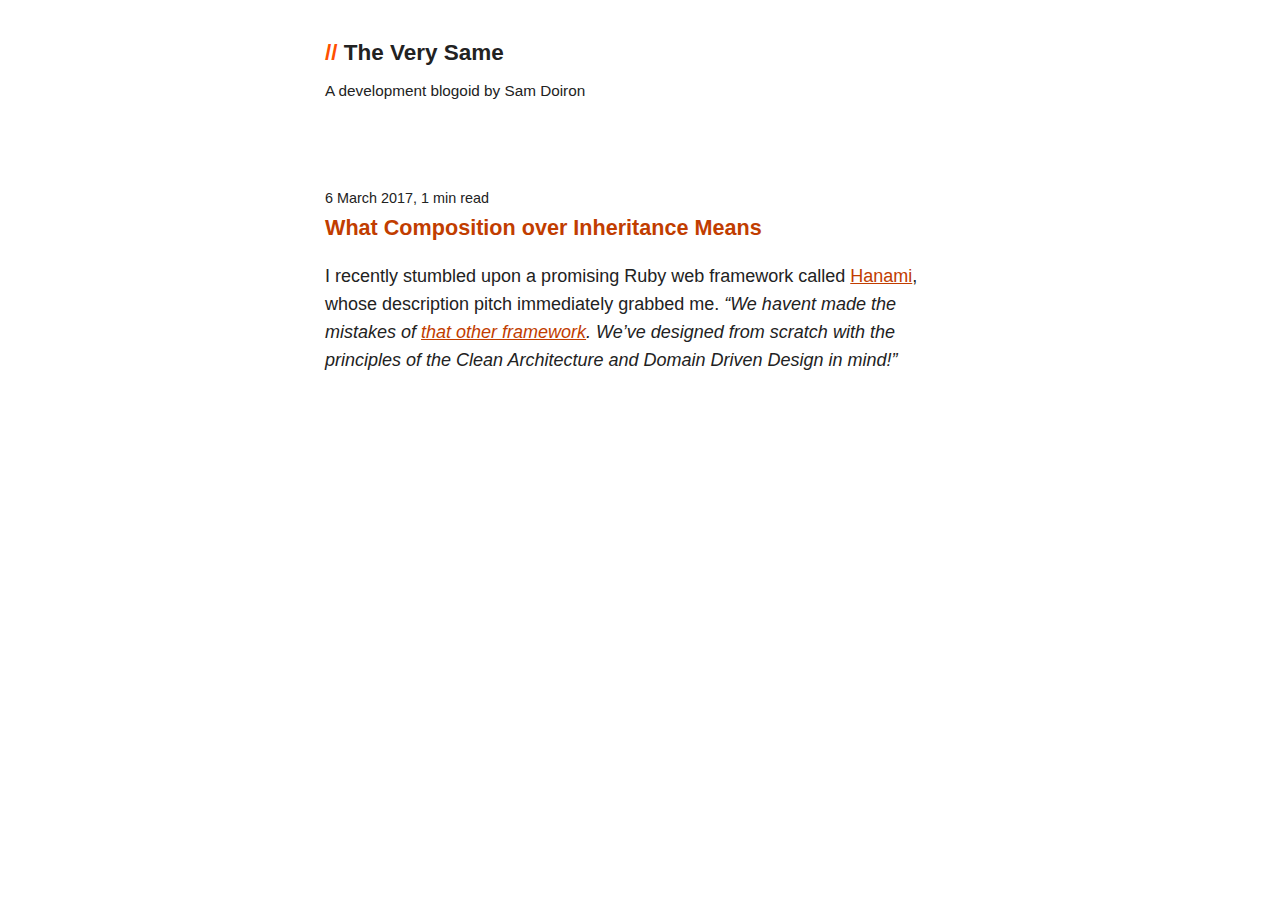
<file: index.html>
<!doctype html>
<html class="no-js" lang="">
    <head>
	<meta name="generator" content="Hugo 0.42.2" />
        <meta charset="utf-8">
        <meta http-equiv="x-ua-compatible" content="ie=edge">
        <title>The Very Same</title>
        <meta name="description" content="A technology blogoid">
        <meta name="author" content="Samuel Doiron">
        <meta name="viewport" content="width=device-width, initial-scale=1">
        <meta name="theme-color" content="#ff5000">
        <link rel="stylesheet" href="/all.230d97336495096b7c8a41efab6cf2e1.css">
    </head>
    <body>

    <header>
        <h1 class="site-name"><a href="/"><span class="slashes">//</span> The Very Same</a></h1>
        <div class="subtitle">A development blogoid by Sam Doiron</div>
    </header>

<div class="articles">
    
    <article>
        <div class="meta">
    <span class="date">6 March 2017</span>,
    <span class="words">1 min read</span>
</div>
        <h1 class="title"><a href="/post/hello-world/">What Composition over Inheritance Means</a></h1>
        <p>I recently stumbled upon a promising Ruby web framework called <a href="#">Hanami</a>, whose
description pitch immediately grabbed me. <em>&ldquo;We havent made the mistakes
of <a href="#">that other framework</a>. We&rsquo;ve designed from scratch with the principles of
the Clean Architecture and Domain Driven Design in mind!&rdquo;</em></p>

<p></p>
    </article>
    
</div>
    <script src="/all.cadc5612ddd4da73b10ddc3a6c375d24.js" async data-no-instant></script>
    </body>
</html>
</file>
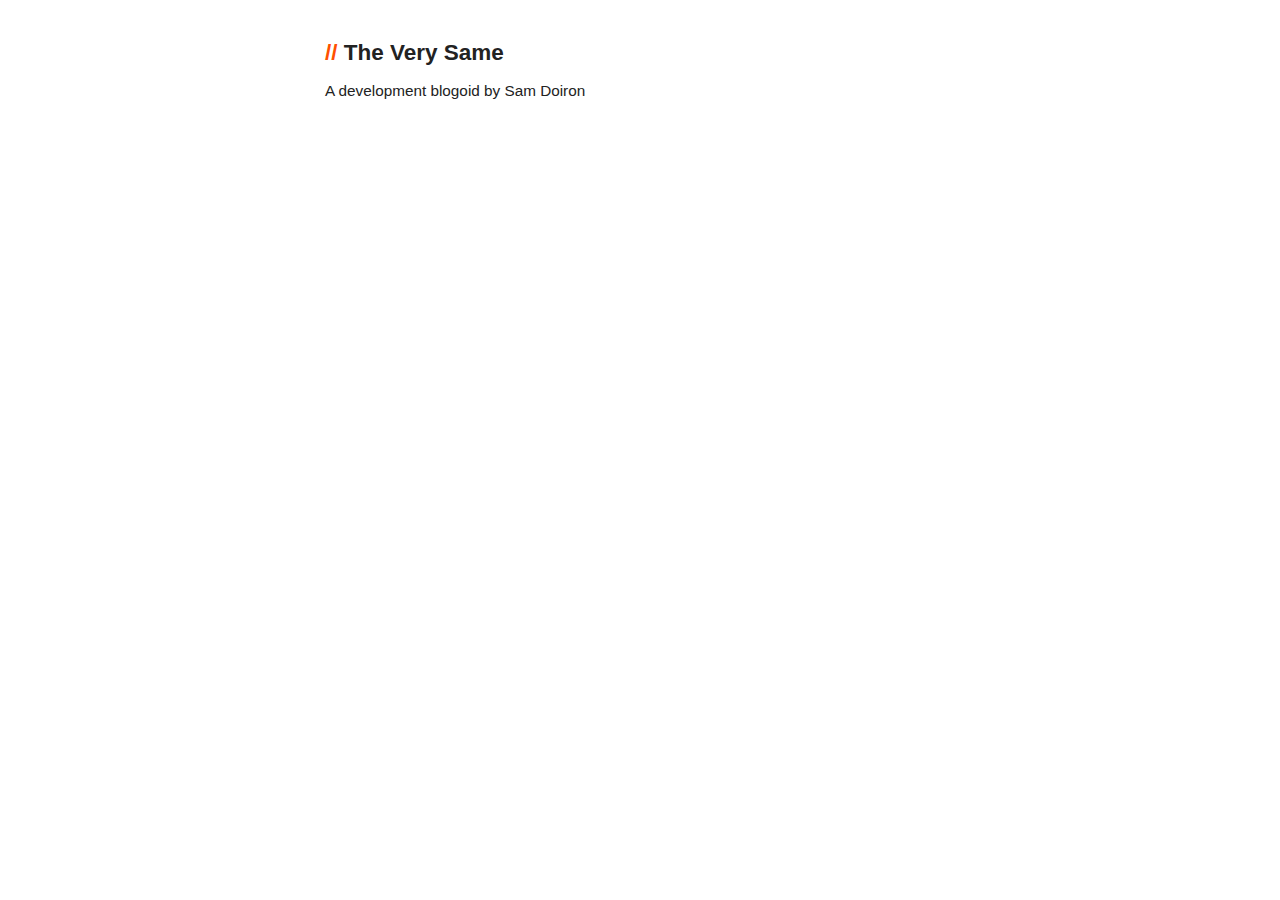
<file: categories/index.html>
<!doctype html>
<html class="no-js" lang="">
    <head>
        <meta charset="utf-8">
        <meta http-equiv="x-ua-compatible" content="ie=edge">
        <title>The Very Same</title>
        <meta name="description" content="A technology blogoid">
        <meta name="author" content="Samuel Doiron">
        <meta name="viewport" content="width=device-width, initial-scale=1">
        <meta name="theme-color" content="#ff5000">
        <link rel="stylesheet" href="/all.230d97336495096b7c8a41efab6cf2e1.css">
    </head>
    <body>

    <header>
        <h1 class="site-name"><a href="/"><span class="slashes">//</span> The Very Same</a></h1>
        <div class="subtitle">A development blogoid by Sam Doiron</div>
    </header>

<div class="articles">
    
</div>
    <script src="/all.cadc5612ddd4da73b10ddc3a6c375d24.js" async data-no-instant></script>
    </body>
</html>
</file>
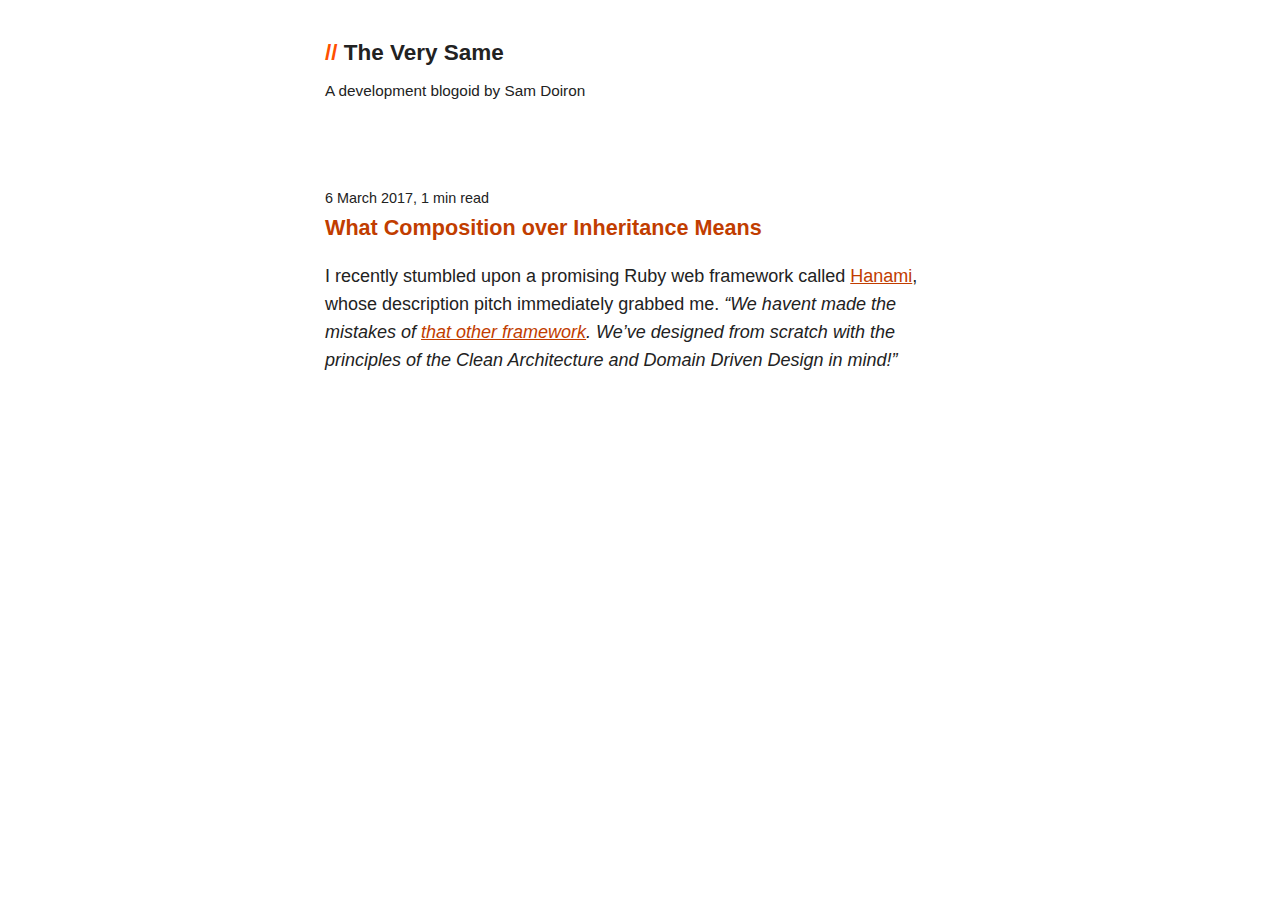
<file: post/index.html>
<!doctype html>
<html class="no-js" lang="">
    <head>
        <meta charset="utf-8">
        <meta http-equiv="x-ua-compatible" content="ie=edge">
        <title>The Very Same</title>
        <meta name="description" content="A technology blogoid">
        <meta name="author" content="Samuel Doiron">
        <meta name="viewport" content="width=device-width, initial-scale=1">
        <meta name="theme-color" content="#ff5000">
        <link rel="stylesheet" href="/all.230d97336495096b7c8a41efab6cf2e1.css">
    </head>
    <body>

    <header>
        <h1 class="site-name"><a href="/"><span class="slashes">//</span> The Very Same</a></h1>
        <div class="subtitle">A development blogoid by Sam Doiron</div>
    </header>

<div class="articles">
    
    <article>
        <div class="meta">
    <span class="date">6 March 2017</span>,
    <span class="words">1 min read</span>
</div>
        <h1 class="title"><a href="/post/hello-world/">What Composition over Inheritance Means</a></h1>
        <p>I recently stumbled upon a promising Ruby web framework called <a href="#">Hanami</a>, whose
description pitch immediately grabbed me. <em>&ldquo;We havent made the mistakes
of <a href="#">that other framework</a>. We&rsquo;ve designed from scratch with the principles of
the Clean Architecture and Domain Driven Design in mind!&rdquo;</em></p>

<p></p>
    </article>
    
</div>
    <script src="/all.cadc5612ddd4da73b10ddc3a6c375d24.js" async data-no-instant></script>
    </body>
</html>
</file>
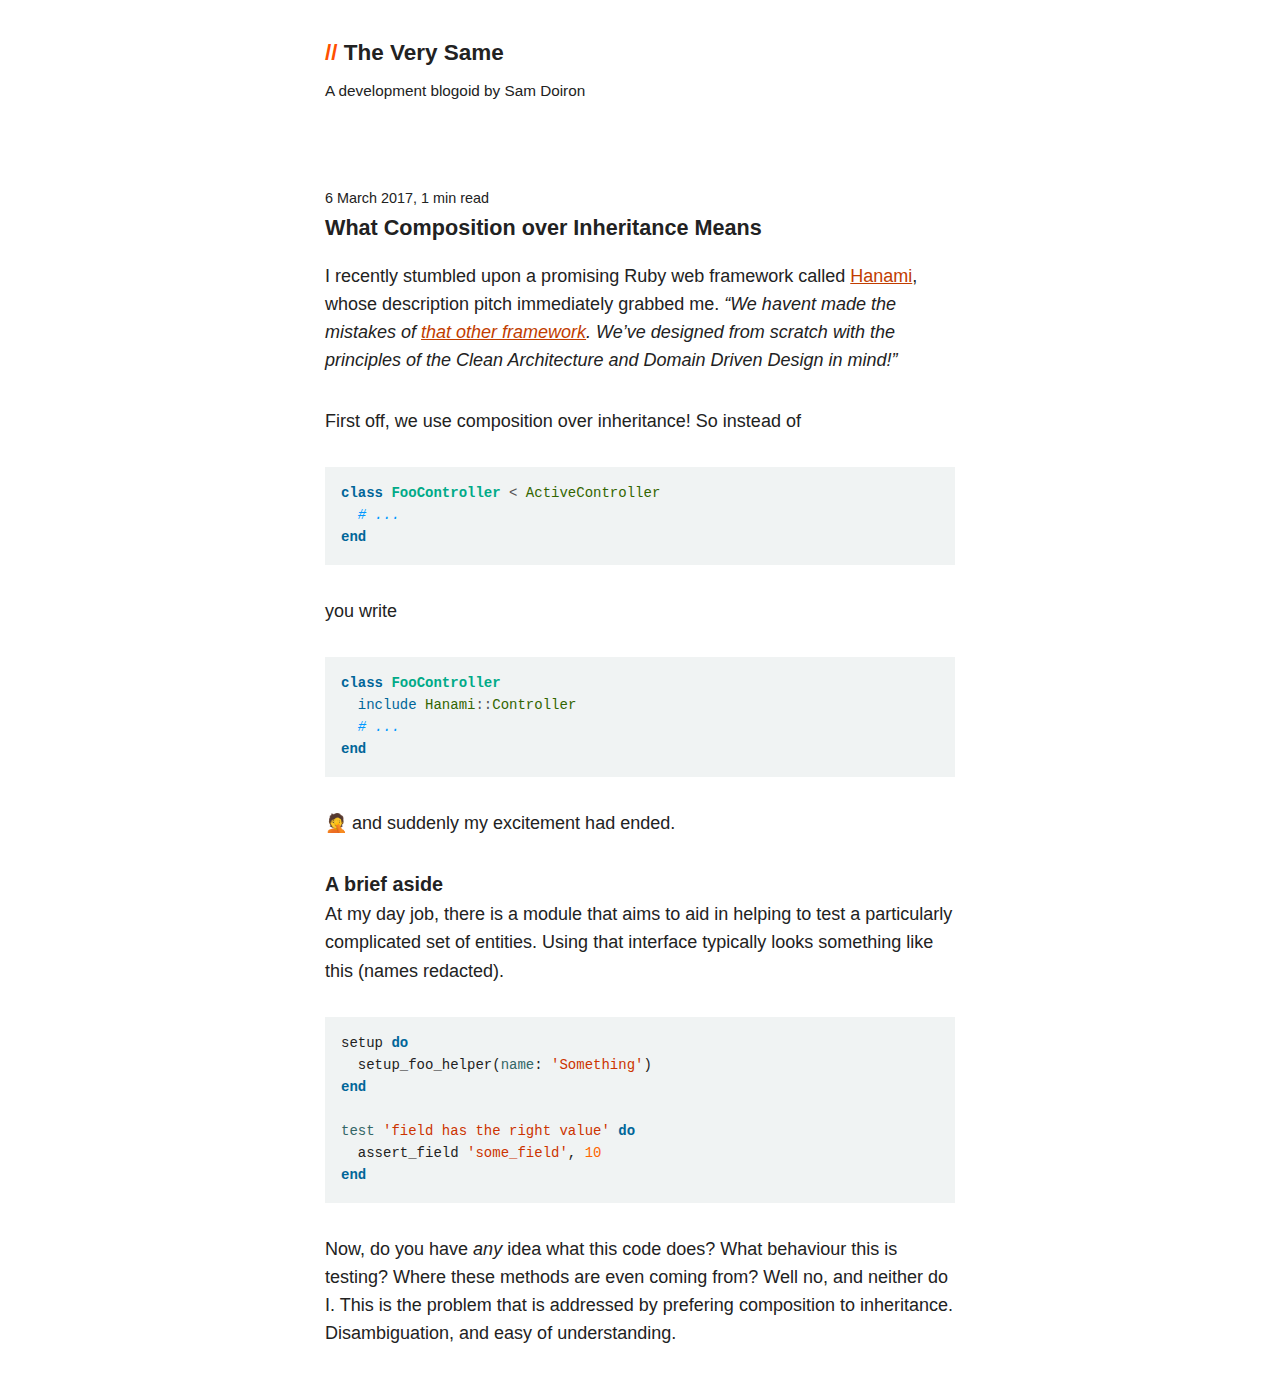
<file: post/hello-world/index.html>
<!doctype html>
<html class="no-js" lang="">
    <head>
        <meta charset="utf-8">
        <meta http-equiv="x-ua-compatible" content="ie=edge">
        <title>The Very Same</title>
        <meta name="description" content="A technology blogoid">
        <meta name="author" content="Samuel Doiron">
        <meta name="viewport" content="width=device-width, initial-scale=1">
        <meta name="theme-color" content="#ff5000">
        <link rel="stylesheet" href="/all.230d97336495096b7c8a41efab6cf2e1.css">
    </head>
    <body>

    <header>
        <h1 class="site-name"><a href="/"><span class="slashes">//</span> The Very Same</a></h1>
        <div class="subtitle">A development blogoid by Sam Doiron</div>
    </header>


<article>
    <div class="meta">
    <span class="date">6 March 2017</span>,
    <span class="words">1 min read</span>
</div>
    <h1 class="title">What Composition over Inheritance Means</h1>
    <p>I recently stumbled upon a promising Ruby web framework called <a href="#">Hanami</a>, whose
description pitch immediately grabbed me. <em>&ldquo;We havent made the mistakes
of <a href="#">that other framework</a>. We&rsquo;ve designed from scratch with the principles of
the Clean Architecture and Domain Driven Design in mind!&rdquo;</em></p>

<p></p>

<p>First off, we use composition over inheritance! So instead of</p>
<div class="highlight"><pre style="background-color:#f0f3f3;-moz-tab-size:4;-o-tab-size:4;tab-size:4"><code class="language-ruby" data-lang="ruby"><span style="color:#069;font-weight:bold">class</span> <span style="color:#0a8;font-weight:bold">FooController</span> <span style="color:#555">&lt;</span> <span style="color:#360">ActiveController</span>
  <span style="color:#09f;font-style:italic"># ... </span>
<span style="color:#069;font-weight:bold">end</span></code></pre></div>
<p>you write</p>
<div class="highlight"><pre style="background-color:#f0f3f3;-moz-tab-size:4;-o-tab-size:4;tab-size:4"><code class="language-ruby" data-lang="ruby"><span style="color:#069;font-weight:bold">class</span> <span style="color:#0a8;font-weight:bold">FooController</span>
  <span style="color:#069">include</span> <span style="color:#360">Hanami</span><span style="color:#555">::</span><span style="color:#360">Controller</span>
  <span style="color:#09f;font-style:italic"># ...</span>
<span style="color:#069;font-weight:bold">end</span></code></pre></div>
<p>🤦 and suddenly my excitement had ended.</p>

<h1 id="a-brief-aside">A brief aside</h1>

<p>At my day job, there is a module that aims to aid in helping to test a
particularly complicated set of entities. Using that interface typically
looks something like this (names redacted).</p>
<div class="highlight"><pre style="background-color:#f0f3f3;-moz-tab-size:4;-o-tab-size:4;tab-size:4"><code class="language-ruby" data-lang="ruby">setup <span style="color:#069;font-weight:bold">do</span>
  setup_foo_helper(<span style="color:#366">name</span>: <span style="color:#c30">&#39;Something&#39;</span>)
<span style="color:#069;font-weight:bold">end</span>

<span style="color:#366">test</span> <span style="color:#c30">&#39;field has the right value&#39;</span> <span style="color:#069;font-weight:bold">do</span>
  assert_field <span style="color:#c30">&#39;some_field&#39;</span>, <span style="color:#f60">10</span>
<span style="color:#069;font-weight:bold">end</span></code></pre></div>
<p>Now, do you have <em>any</em> idea what this code does? What behaviour this is
testing? Where these methods are even coming from? Well no, and neither
do I. This is the problem that is addressed by prefering composition to
inheritance. Disambiguation, and easy of understanding.</p>
</article>

    <script src="/all.cadc5612ddd4da73b10ddc3a6c375d24.js" async data-no-instant></script>
    </body>
</html>
</file>
<file: all.230d97336495096b7c8a41efab6cf2e1.css>
/*! normalize.css v3.0.3 | MIT License | github.com/necolas/normalize.css */html{font-family:sans-serif;-ms-text-size-adjust:100%;-webkit-text-size-adjust:100%}article,aside,details,figcaption,figure,footer,header,hgroup,main,menu,nav,section,summary{display:block}audio,canvas,progress,video{display:inline-block;vertical-align:baseline}audio:not([controls]){display:none;height:0}[hidden],template{display:none}a{background-color:transparent;color:#c13d00}a:active,a:hover{outline:0}abbr[title]{border-bottom:1px dotted}b,optgroup,strong{font-weight:700}dfn{font-style:italic}h1{font-size:2em;margin:.75em 0 .4em}mark{background:#ff0;color:#000}small{font-size:80%}sub,sup{font-size:75%;line-height:0;position:relative;vertical-align:baseline}sup{top:-.5em}sub{bottom:-.25em}img{border:0}svg:not(:root){overflow:hidden}figure{margin:1em 40px}hr{box-sizing:content-box;display:block;height:1px;border:0;border-top:1px solid #ccc;margin:1em 0;padding:0}pre{overflow:auto}code,kbd,pre,samp{font-family:monospace,monospace;font-size:1em}button,input,optgroup,select,textarea{color:inherit;font:inherit;margin:0}button{overflow:visible}button,select{text-transform:none}button,html input[type=button],input[type=reset],input[type=submit]{-webkit-appearance:button;cursor:pointer}button[disabled],html input[disabled]{cursor:default}button::-moz-focus-inner,input::-moz-focus-inner{border:0;padding:0}input{line-height:normal}input[type=checkbox],input[type=radio]{box-sizing:border-box;padding:0}input[type=number]::-webkit-inner-spin-button,input[type=number]::-webkit-outer-spin-button{height:auto}input[type=search]{-webkit-appearance:textfield;box-sizing:content-box}input[type=search]::-webkit-search-cancel-button,input[type=search]::-webkit-search-decoration{-webkit-appearance:none}legend{border:0;padding:0}textarea{overflow:auto;resize:vertical}table{border-collapse:collapse;border-spacing:0}td,th{padding:0}/*! HTML5 Boilerplate v5.3.0 | MIT License | https://html5boilerplate.com/ */#instantclick-bar{background:#ff5000}html{color:#222;font-size:18px;line-height:1.57;font-family:-apple-system,BlinkMacSystemFont,"Segoe UI",Roboto,Oxygen,Ubuntu,Cantarell,"Open Sans","Helvetica Neue",sans-serif}::selection{background:rgba(0,0,0,.1);text-shadow:none}audio,canvas,iframe,img,svg,video{vertical-align:middle}fieldset{border:0;margin:0;padding:0}.browserupgrade{margin:.2em 0;background:#ccc;color:#000;padding:.2em 0}body{padding:1em;max-width:35em;margin:0 auto;overflow-y:scroll}.site-name{font-size:1.25em}.site-name a,.site-name a:visited{color:inherit;text-decoration:none}header{margin-bottom:80px}.subtitle{font-size:.85em}.site-name a{background:0 0}.slashes{color:#ff5000}.title{font-size:1.2em;margin:0 0 .75em}article h1{font-size:1.1em;margin:0}article img{max-width:100%}.title a{text-decoration:none}.meta{font-size:.8em;display:inline-block}article h1+p{margin-top:0}p{margin-top:32px;margin-bottom:32px}a,a:visited{text-decoration-skip:ink}.highlight pre{padding:16px;font-size:14px}@media print{*,:after,:before,:first-letter,:first-line{background:0 0!important;color:#000!important;box-shadow:none!important;text-shadow:none!important}a,a:visited{text-decoration:underline}a[href]:after{content:" (" attr(href) ")"}abbr[title]:after{content:" (" attr(title) ")"}a[href^="#"]:after,a[href^="javascript:"]:after{content:""}blockquote,pre{border:1px solid #999;page-break-inside:avoid}thead{display:table-header-group}img,tr{page-break-inside:avoid}img{max-width:100%!important}h2,h3,p{orphans:3;widows:3}h2,h3{page-break-after:avoid}}
</file>
